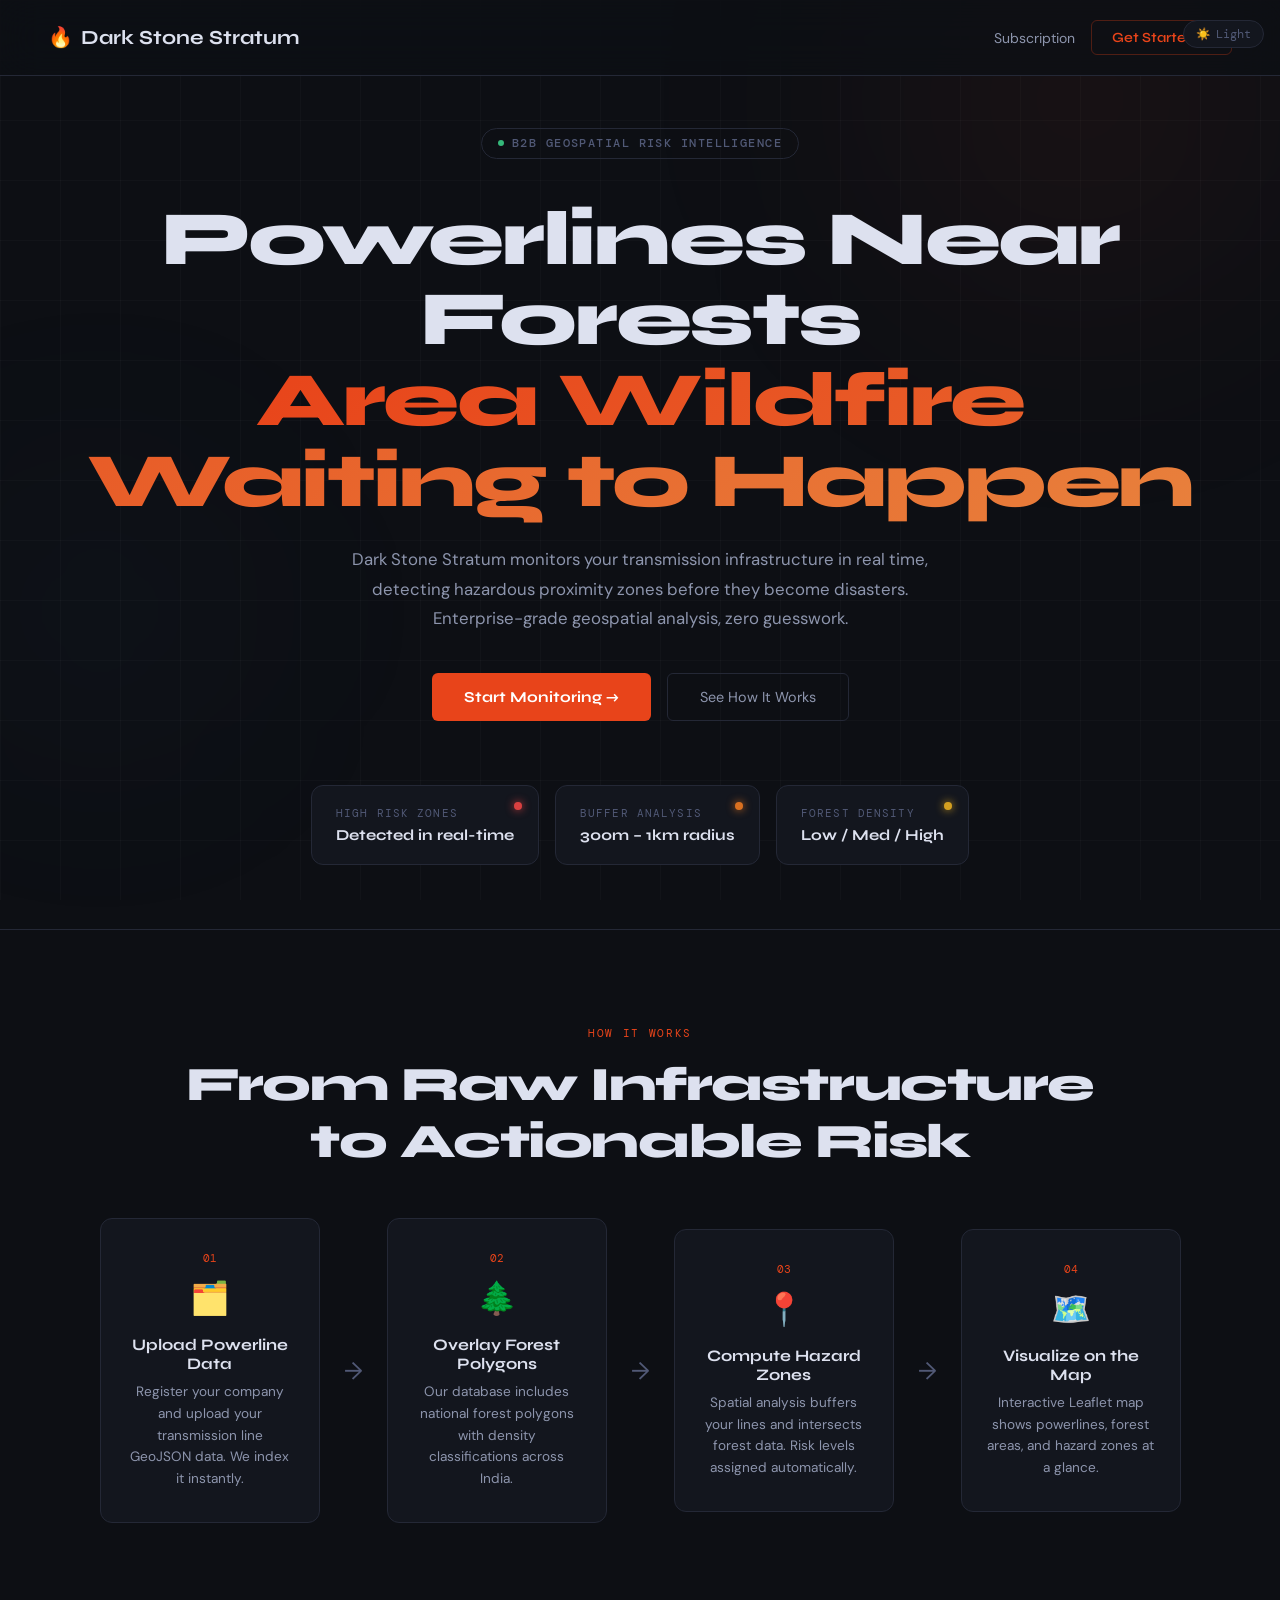
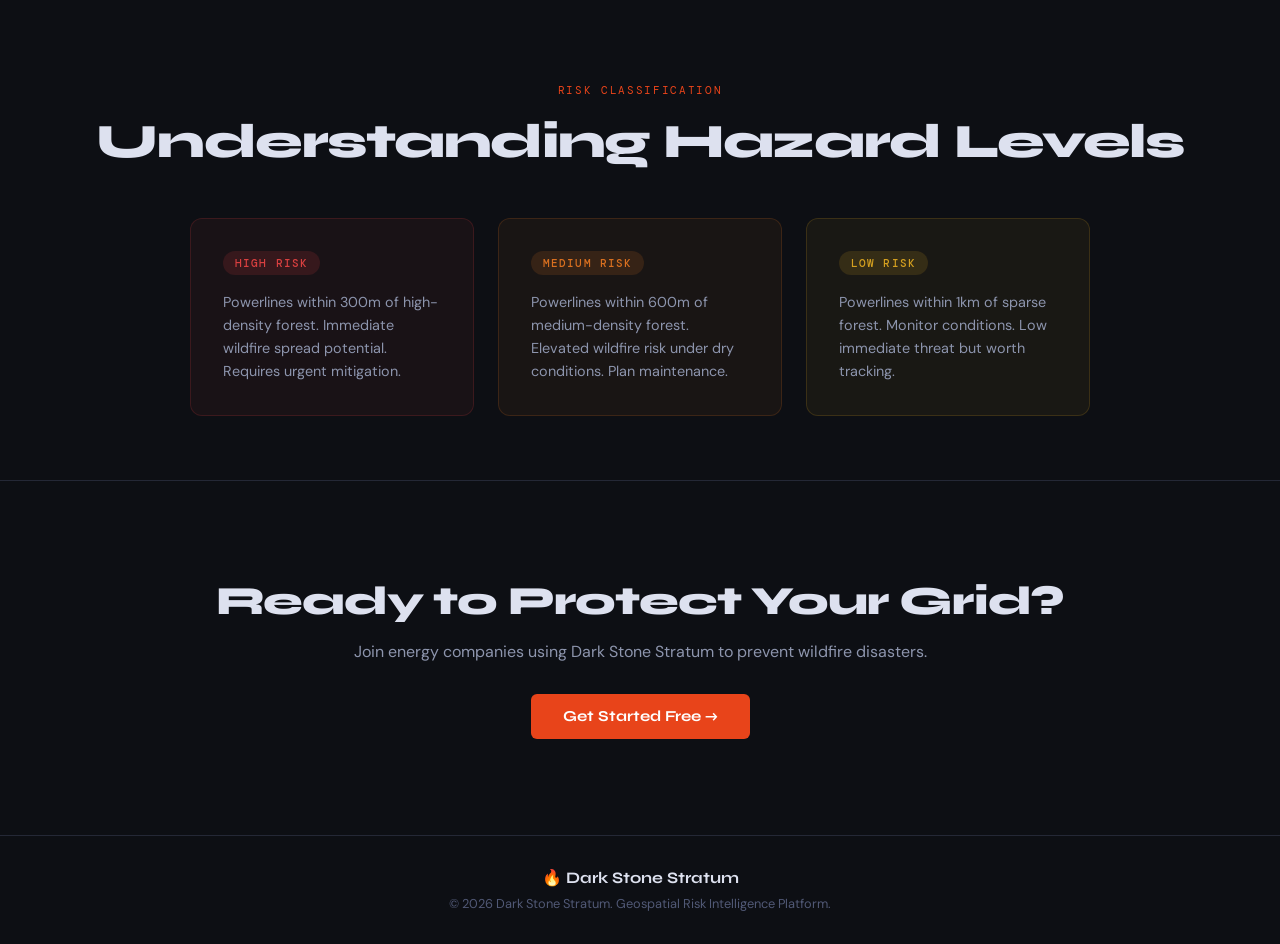
<file: frontend/index.html>
<!DOCTYPE html>
<html lang="en" data-theme="dark">
<head>
  <meta charset="UTF-8">
  <meta name="viewport" content="width=device-width, initial-scale=1.0">
  <title>Dark Stone Stratum — Wildfire Risk Intelligence</title>
  <link rel="preconnect" href="https://fonts.googleapis.com">
  <link href="https://fonts.googleapis.com/css2?family=Syne:wght@400;600;700;800&family=DM+Mono:wght@300;400;500&family=DM+Sans:wght@300;400;500&display=swap" rel="stylesheet">
  <link rel="stylesheet" href="css/main.css">
</head>
<body>

  <!-- Theme Toggle (global) -->
  <button class="theme-toggle" id="themeToggle" onclick="toggleTheme()" title="Toggle light/dark mode">
    <span id="themeIcon">☀️</span>
    <span id="themeLabel">Light</span>
  </button>

  <!-- ══════════════════════════════════════════ -->
  <!-- PAGE: HOME                                 -->
  <!-- ══════════════════════════════════════════ -->
  <div class="page active" id="page-home">
    <div class="bg-grid"></div>
    <div class="bg-glow glow-1"></div>
    <div class="bg-glow glow-2"></div>

    <nav class="nav">
      <div class="nav-brand" onclick="window.location.href='index.html'">
        <span>🔥</span>
        <span>Dark Stone Stratum</span>
      </div>
      <div class="nav-links">
        <span class="nav-link" onclick="window.location.href='subscription.html'">Subscription</span>
        <span class="nav-cta" onclick="window.location.href='auth.html'">Get Started →</span>
      </div>
    </nav>

    <section class="hero">
      <div class="hero-badge"><span class="badge-dot"></span>B2B Geospatial Risk Intelligence</div>
      <h1 class="hero-title">Powerlines Near Forests<br><span class="title-accent">Area Wildfire Waiting to Happen</span></h1>
      <p class="hero-sub">Dark Stone Stratum monitors your transmission infrastructure in real time, detecting hazardous proximity zones before they become disasters. Enterprise-grade geospatial analysis, zero guesswork.</p>
      <div class="hero-cta-group">
        <button class="btn-primary" onclick="window.location.href='auth.html'">Start Monitoring →</button>
        <a href="#how" class="btn-ghost">See How It Works</a>
      </div>
      <div class="stat-cards">
        <div class="stat-card stat-card--high"><div class="stat-label">High Risk Zones</div><div class="stat-value">Detected in real-time</div><div class="stat-dot"></div></div>
        <div class="stat-card stat-card--medium"><div class="stat-label">Buffer Analysis</div><div class="stat-value">300m – 1km radius</div><div class="stat-dot"></div></div>
        <div class="stat-card stat-card--low"><div class="stat-label">Forest Density</div><div class="stat-value">Low / Med / High</div><div class="stat-dot"></div></div>
      </div>
    </section>

    <section class="section-how" id="how">
      <div class="section-label">HOW IT WORKS</div>
      <h2 class="section-title">From Raw Infrastructure<br>to Actionable Risk</h2>
      <div class="steps">
        <div class="step"><div class="step-number">01</div><div class="step-icon">🗂️</div><h3>Upload Powerline Data</h3><p>Register your company and upload your transmission line GeoJSON data. We index it instantly.</p></div>
        <div class="step-arrow">→</div>
        <div class="step"><div class="step-number">02</div><div class="step-icon">🌲</div><h3>Overlay Forest Polygons</h3><p>Our database includes national forest polygons with density classifications across India.</p></div>
        <div class="step-arrow">→</div>
        <div class="step"><div class="step-number">03</div><div class="step-icon">📍</div><h3>Compute Hazard Zones</h3><p>Spatial analysis buffers your lines and intersects forest data. Risk levels assigned automatically.</p></div>
        <div class="step-arrow">→</div>
        <div class="step"><div class="step-number">04</div><div class="step-icon">🗺️</div><h3>Visualize on the Map</h3><p>Interactive Leaflet map shows powerlines, forest areas, and hazard zones at a glance.</p></div>
      </div>
    </section>

    <section class="section-risk">
      <div class="section-label" style="text-align:center">RISK CLASSIFICATION</div>
      <h2 class="section-title" style="text-align:center">Understanding Hazard Levels</h2>
      <div class="risk-grid">
        <div class="risk-item risk-high"><span class="risk-badge">HIGH RISK</span><p>Powerlines within 300m of high-density forest. Immediate wildfire spread potential. Requires urgent mitigation.</p></div>
        <div class="risk-item risk-medium"><span class="risk-badge">MEDIUM RISK</span><p>Powerlines within 600m of medium-density forest. Elevated wildfire risk under dry conditions. Plan maintenance.</p></div>
        <div class="risk-item risk-low"><span class="risk-badge">LOW RISK</span><p>Powerlines within 1km of sparse forest. Monitor conditions. Low immediate threat but worth tracking.</p></div>
      </div>
    </section>

    <section class="section-cta">
      <h2>Ready to Protect Your Grid?</h2>
      <p>Join energy companies using Dark Stone Stratum to prevent wildfire disasters.</p>
      <button class="btn-primary" onclick="window.location.href='auth.html'">Get Started Free →</button>
    </section>

    <footer class="footer">
      <div class="footer-brand">🔥 Dark Stone Stratum</div>
      <div class="footer-copy">© 2026 Dark Stone Stratum. Geospatial Risk Intelligence Platform.</div>
    </footer>
  </div>

  <script src="js/app.js"></script>
</body>
</html>
</file>
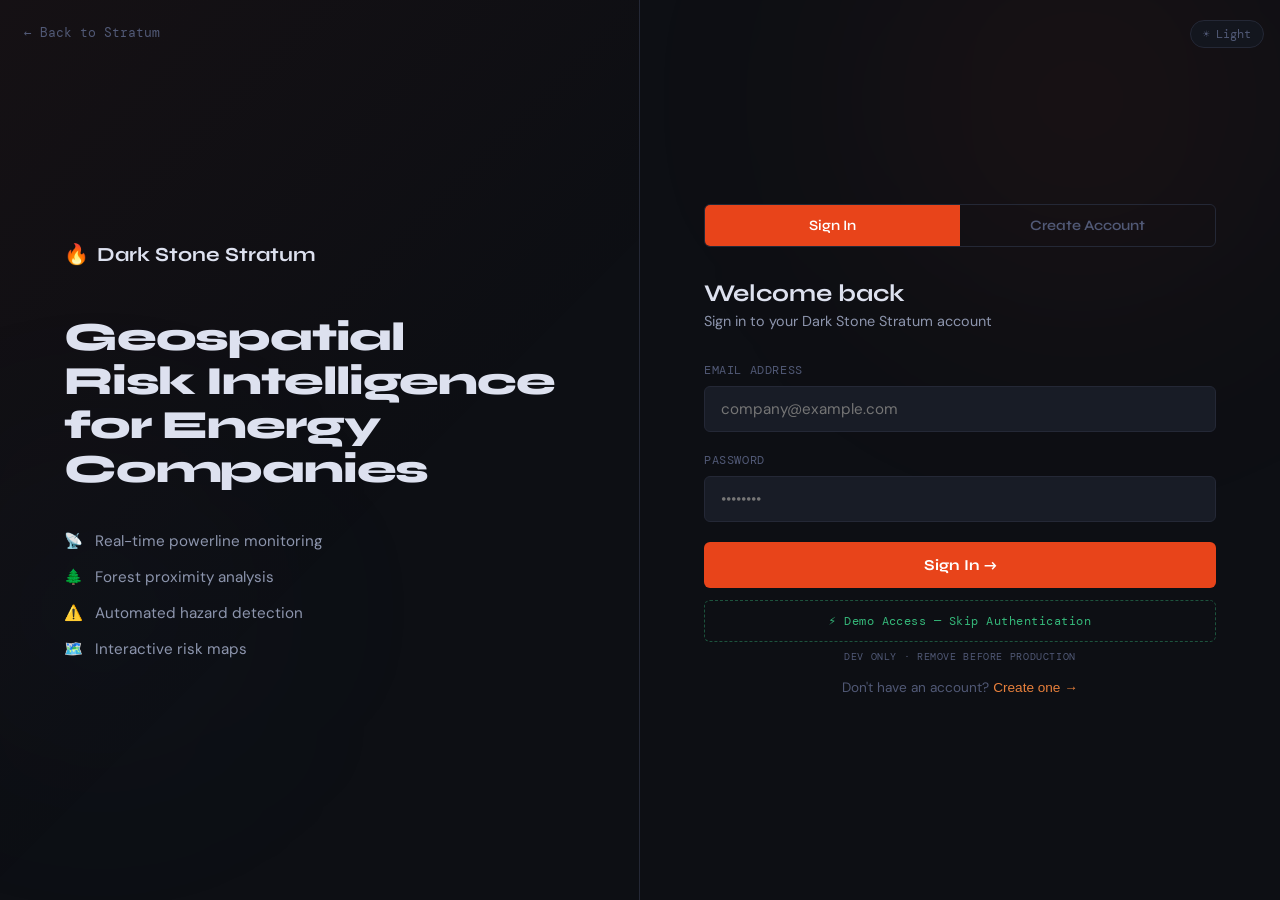
<file: frontend/auth.html>
<!DOCTYPE html>
<html lang="en" data-theme="dark">
<head>
  <meta charset="UTF-8">
  <meta name="viewport" content="width=device-width, initial-scale=1.0">
  <title>Dark Stone Stratum — Sign In</title>
  <link rel="preconnect" href="https://fonts.googleapis.com">
  <link href="https://fonts.googleapis.com/css2?family=Syne:wght@400;600;700;800&family=DM+Mono:wght@300;400;500&family=DM+Sans:wght@300;400;500&display=swap" rel="stylesheet">
  <link rel="stylesheet" href="css/main.css">
</head>
<body>

  <!-- Theme Toggle (global) -->
  <button class="theme-toggle" id="themeToggle" onclick="toggleTheme()" title="Toggle light/dark mode">
    <span id="themeIcon">☀️</span>
    <span id="themeLabel">Light</span>
  </button>

  <!-- ══════════════════════════════════════════ -->
  <!-- PAGE: AUTH                                 -->
  <!-- ══════════════════════════════════════════ -->
  <div class="page active" id="page-auth">
    <div class="bg-glow glow-1"></div>
    <div class="bg-glow glow-2"></div>
    <span class="back-link" onclick="window.location.href='index.html'">← Back to Stratum</span>

    <div class="auth-container">
      <div class="auth-left">
        <div class="auth-brand"><span>🔥</span><span>Dark Stone Stratum</span></div>
        <h2 class="auth-headline">Geospatial<br>Risk Intelligence<br>for Energy Companies</h2>
        <div class="auth-features">
          <div class="auth-feature"><span>📡</span> Real-time powerline monitoring</div>
          <div class="auth-feature"><span>🌲</span> Forest proximity analysis</div>
          <div class="auth-feature"><span>⚠️</span> Automated hazard detection</div>
          <div class="auth-feature"><span>🗺️</span> Interactive risk maps</div>
        </div>
      </div>

      <div class="auth-right">
        <div class="auth-tabs">
          <button class="auth-tab active" data-tab="login" onclick="switchAuthTab('login')">Sign In</button>
          <button class="auth-tab" data-tab="signup" onclick="switchAuthTab('signup')">Create Account</button>
        </div>

        <div id="auth-alert" style="display:none"></div>

        <!-- LOGIN FORM -->
        <div class="tab-content" id="tab-login">
          <h3 class="form-title">Welcome back</h3>
          <p class="form-sub">Sign in to your Dark Stone Stratum account</p>
          <div class="auth-form">
            <div class="form-group">
              <label>Email Address</label>
              <input type="email" id="login-email" placeholder="company@example.com">
            </div>
            <div class="form-group">
              <label>Password</label>
              <input type="password" id="login-password" placeholder="••••••••">
            </div>
            <button class="btn-primary btn-full" onclick="handleLogin()">Sign In →</button>
          </div>

          <!-- BYPASS MODE LOGIC - TEMP DEMO CODE - REMOVE LATER -->
          <button class="demo-bypass-btn" onclick="bypassToDemo()">
            ⚡ Demo Access — Skip Authentication
          </button>
          <div class="demo-label">DEV ONLY · REMOVE BEFORE PRODUCTION</div>
          <!-- END BYPASS MODE LOGIC -->

          <p class="form-switch">Don't have an account? <button class="link-btn" onclick="switchAuthTab('signup')">Create one →</button></p>
        </div>

        <!-- SIGNUP FORM -->
        <div class="tab-content hidden" id="tab-signup">
          <h3 class="form-title">Get started free</h3>
          <p class="form-sub">Create your company account</p>
          <div class="auth-form">
            <div class="form-group">
              <label>Company Name</label>
              <input type="text" id="signup-company" placeholder="Pacific Power Co.">
            </div>
            <div class="form-group">
              <label>Your Role</label>
              <select id="signup-role">
                <option value="">Select your role...</option>
                <option>Grid Engineer</option>
                <option>Risk Analyst</option>
                <option>Operations Manager</option>
                <option>Compliance Officer</option>
                <option>Other</option>
              </select>
            </div>
            <div class="form-group">
              <label>Email Address</label>
              <input type="email" id="signup-email" placeholder="admin@company.com">
            </div>
            <div class="form-group">
              <label>Password</label>
              <input type="password" id="signup-password" placeholder="Min. 6 characters">
            </div>
            <button class="btn-primary btn-full" onclick="handleSignup()">Create Account →</button>
          </div>
          <p class="form-switch">Already have an account? <button class="link-btn" onclick="switchAuthTab('login')">Sign in →</button></p>
        </div>
      </div>
    </div>
  </div>

  <script src="js/app.js"></script>
  <script>
    // ─── AUTH PAGE: override showPage and bypassToDemo for multi-file navigation ───
    function showPage(name) {
      const pageMap = {
        'home': 'index.html',
        'dashboard': 'dashboard.html',
        'auth': 'auth.html',
        'subscription': 'subscription.html'
      };
      if (pageMap[name]) window.location.href = pageMap[name];
    }

    // BYPASS MODE LOGIC - TEMP DEMO CODE - REMOVE LATER
    function bypassToDemo() {
      localStorage.setItem('dss-demo-mode', 'true');
      window.location.href = 'dashboard.html';
    }
    // END BYPASS MODE LOGIC
  </script>
</body>
</html>
</file>
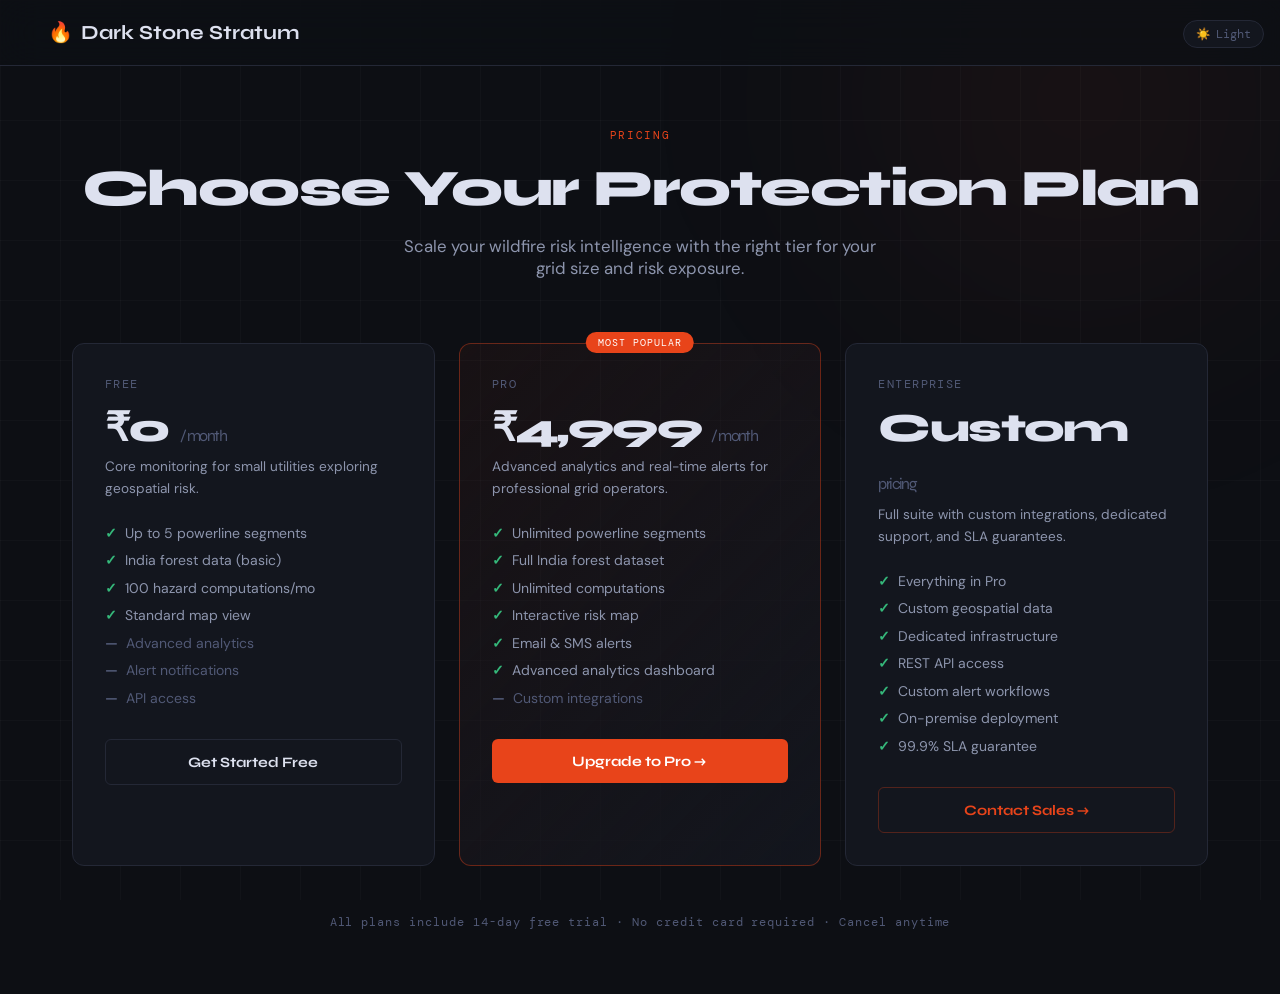
<file: frontend/subscription.html>
<!DOCTYPE html>
<html lang="en" data-theme="dark">
<head>
  <meta charset="UTF-8">
  <meta name="viewport" content="width=device-width, initial-scale=1.0">
  <title>Dark Stone Stratum — Subscription</title>
  <link rel="preconnect" href="https://fonts.googleapis.com">
  <link href="https://fonts.googleapis.com/css2?family=Syne:wght@400;600;700;800&family=DM+Mono:wght@300;400;500&family=DM+Sans:wght@300;400;500&display=swap" rel="stylesheet">
  <link rel="stylesheet" href="css/main.css">
</head>
<body>

  <!-- Theme Toggle (global) -->
  <button class="theme-toggle" id="themeToggle" onclick="toggleTheme()" title="Toggle light/dark mode">
    <span id="themeIcon">☀️</span>
    <span id="themeLabel">Light</span>
  </button>

  <!-- ══════════════════════════════════════════ -->
  <!-- PAGE: SUBSCRIPTION                         -->
  <!-- ══════════════════════════════════════════ -->
  <div class="page active" id="page-subscription">
    <div class="bg-grid"></div>
    <div class="bg-glow glow-1"></div>

    <nav class="nav">
      <div class="nav-brand" onclick="navigateBack()"><span>🔥</span><span>Dark Stone Stratum</span></div>
      <div class="nav-links">
        <span class="nav-link" onclick="navigateBack()">← Back</span>
      </div>
    </nav>

    <div class="sub-page">
      <div class="sub-hero">
        <div class="section-label">PRICING</div>
        <h1>Choose Your Protection Plan</h1>
        <p>Scale your wildfire risk intelligence with the right tier for your grid size and risk exposure.</p>
      </div>

      <div class="pricing-grid">
        <!-- Free -->
        <div class="pricing-card">
          <div class="plan-name">Free</div>
          <div class="plan-price">₹0 <span>/ month</span></div>
          <div class="plan-desc">Core monitoring for small utilities exploring geospatial risk.</div>
          <ul class="plan-features">
            <li>Up to 5 powerline segments</li>
            <li>India forest data (basic)</li>
            <li>100 hazard computations/mo</li>
            <li>Standard map view</li>
            <li class="dim">Advanced analytics</li>
            <li class="dim">Alert notifications</li>
            <li class="dim">API access</li>
          </ul>
          <button class="btn-plan btn-plan-outline" onclick="selectPlan('Free')">Get Started Free</button>
        </div>

        <!-- Pro (featured) -->
        <div class="pricing-card featured">
          <div class="featured-badge">MOST POPULAR</div>
          <div class="plan-name">Pro</div>
          <div class="plan-price">₹4,999 <span>/ month</span></div>
          <div class="plan-desc">Advanced analytics and real-time alerts for professional grid operators.</div>
          <ul class="plan-features">
            <li>Unlimited powerline segments</li>
            <li>Full India forest dataset</li>
            <li>Unlimited computations</li>
            <li>Interactive risk map</li>
            <li>Email & SMS alerts</li>
            <li>Advanced analytics dashboard</li>
            <li class="dim">Custom integrations</li>
          </ul>
          <button class="btn-plan btn-plan-filled" onclick="selectPlan('Pro')">Upgrade to Pro →</button>
        </div>

        <!-- Enterprise -->
        <div class="pricing-card">
          <div class="plan-name">Enterprise</div>
          <div class="plan-price">Custom <span>pricing</span></div>
          <div class="plan-desc">Full suite with custom integrations, dedicated support, and SLA guarantees.</div>
          <ul class="plan-features">
            <li>Everything in Pro</li>
            <li>Custom geospatial data</li>
            <li>Dedicated infrastructure</li>
            <li>REST API access</li>
            <li>Custom alert workflows</li>
            <li>On-premise deployment</li>
            <li>99.9% SLA guarantee</li>
          </ul>
          <button class="btn-plan btn-plan-ghost" onclick="contactEnterprise()">Contact Sales →</button>
        </div>
      </div>

      <div style="text-align:center;color:var(--text-muted);font-family:var(--font-mono);font-size:0.75rem;letter-spacing:0.08em">
        All plans include 14-day free trial · No credit card required · Cancel anytime
      </div>
    </div>
  </div>

  <script src="js/app.js"></script>
  <script>
    // ─── SUBSCRIPTION PAGE: override navigation ───
    function showPage(name) {
      const pageMap = {
        'home': 'index.html',
        'dashboard': 'dashboard.html',
        'auth': 'auth.html',
        'subscription': 'subscription.html'
      };
      if (pageMap[name]) window.location.href = pageMap[name];
    }

    function navigateBack() {
      // BYPASS MODE LOGIC - TEMP DEMO CODE - REMOVE LATER
      const demoMode = localStorage.getItem('dss-demo-mode');
      // END BYPASS MODE LOGIC
      const savedSession = localStorage.getItem('dss-session');
      if (savedSession || demoMode === 'true') {
        window.location.href = 'dashboard.html';
      } else {
        window.location.href = 'index.html';
      }
    }

    // ─── SUBSCRIPTION PAGE BOOT ───
    document.addEventListener('DOMContentLoaded', () => {
      initTheme();
      initScrollAnimations();

      // BYPASS MODE LOGIC - TEMP DEMO CODE - REMOVE LATER
      const demoMode = localStorage.getItem('dss-demo-mode');
      if (demoMode === 'true') {
        isDemoMode = true;
      }
      // END BYPASS MODE LOGIC

      const savedSession = localStorage.getItem('dss-session');
      if (savedSession) {
        sessionId = savedSession;
      }
    });
  </script>
</body>
</html>
</file>
<file: frontend/css/main.css>
/* =============================================
   DARK STONE STRATUM — CSS Variables & Theme
   ============================================= */
:root {
  /* Dark theme (default) */
  --bg-deep: #0d0f14;
  --bg-card: #13161e;
  --bg-panel: #181c26;
  --bg-border: #242836;
  --bg-hover: #1e2332;

  --text-primary: #dde1ef;
  --text-secondary: #8d95ad;
  --text-muted: #515976;

  --accent-fire: #e8441a;
  --accent-orange: #e8803c;
  --accent-amber: #e8b034;
  --accent-blue: #3a8fd4;
  --accent-green: #35b87a;

  --risk-high: #d94040;
  --risk-medium: #d97020;
  --risk-low: #d4a020;

  --font-display: 'Syne', sans-serif;
  --font-body: 'DM Sans', sans-serif;
  --font-mono: 'DM Mono', monospace;

  --radius: 12px;
  --radius-sm: 6px;
  --transition: 0.2s ease;

  --nav-bg: rgba(13,15,20,0.8);
  --sidebar-bg: #13161e;
  --map-bg: #18203a;
}

[data-theme="light"] {
  --bg-deep: #f0f2f7;
  --bg-card: #ffffff;
  --bg-panel: #f5f7fc;
  --bg-border: #dde2ef;
  --bg-hover: #eef0f8;

  --text-primary: #1a1e2e;
  --text-secondary: #4a5168;
  --text-muted: #8890a8;

  --accent-fire: #c93912;
  --accent-orange: #c86830;
  --accent-amber: #c8902a;
  --accent-blue: #2a78c0;
  --accent-green: #2aa868;

  --risk-high: #c43030;
  --risk-medium: #c46010;
  --risk-low: #b08810;

  --nav-bg: rgba(240,242,247,0.85);
  --sidebar-bg: #ffffff;
  --map-bg: #c8d4e0;
}

* { margin: 0; padding: 0; box-sizing: border-box; }
html { scroll-behavior: smooth; }

body {
  font-family: var(--font-body);
  background: var(--bg-deep);
  color: var(--text-primary);
  min-height: 100vh;
  overflow-x: hidden;
  transition: background 0.3s ease, color 0.3s ease;
}

/* ─── PAGES ─── */
.page { display: none; }
.page.active { display: block; }

/* ─── THEME TOGGLE ─── */
.theme-toggle {
  position: fixed;
  top: 1.25rem;
  right: 1rem;
  z-index: 200;
  background: var(--bg-card);
  border: 1px solid var(--bg-border);
  border-radius: 100px;
  padding: 0.35rem 0.75rem;
  cursor: pointer;
  display: flex;
  align-items: center;
  gap: 0.4rem;
  font-family: var(--font-mono);
  font-size: 0.72rem;
  color: var(--text-muted);
  transition: all var(--transition);
}
.theme-toggle:hover { color: var(--text-primary); border-color: var(--accent-fire); }

/* ─── BACKGROUND EFFECTS ─── */
.bg-grid {
  position: fixed; inset: 0;
  background-image:
    linear-gradient(rgba(255,255,255,0.025) 1px, transparent 1px),
    linear-gradient(90deg, rgba(255,255,255,0.025) 1px, transparent 1px);
  background-size: 60px 60px;
  pointer-events: none; z-index: 0;
}
[data-theme="light"] .bg-grid {
  background-image:
    linear-gradient(rgba(0,0,0,0.04) 1px, transparent 1px),
    linear-gradient(90deg, rgba(0,0,0,0.04) 1px, transparent 1px);
}
.bg-glow {
  position: fixed; border-radius: 50%;
  filter: blur(120px); pointer-events: none; z-index: 0;
}
.glow-1 {
  width: 600px; height: 600px;
  background: radial-gradient(circle, rgba(232,68,26,0.09), transparent 70%);
  top: -200px; right: -100px;
  animation: float1 8s ease-in-out infinite;
}
.glow-2 {
  width: 400px; height: 400px;
  background: radial-gradient(circle, rgba(58,143,212,0.06), transparent 70%);
  bottom: 10%; left: -100px;
  animation: float2 10s ease-in-out infinite;
}
@keyframes float1 { 0%,100%{transform:translateY(0)} 50%{transform:translateY(-30px)} }
@keyframes float2 { 0%,100%{transform:translateY(0) translateX(0)} 50%{transform:translateY(-20px) translateX(15px)} }

/* ─── TYPOGRAPHY ─── */
h1, h2, h3, h4 { font-family: var(--font-display); }

/* ─── NAV ─── */
.nav {
  position: fixed; top: 0; left: 0; right: 0; z-index: 100;
  display: flex; align-items: center; justify-content: space-between;
  padding: 1.25rem 3rem;
  background: var(--nav-bg);
  backdrop-filter: blur(20px);
  border-bottom: 1px solid var(--bg-border);
  transition: background 0.3s ease;
}
.nav-brand {
  display: flex; align-items: center; gap: 0.5rem;
  font-family: var(--font-display); font-size: 1.25rem; font-weight: 700;
  color: var(--text-primary); text-decoration: none; cursor: pointer;
}
.nav-links { display: flex; align-items: center; gap: 1rem; }
.nav-link {
  font-size: 0.875rem; color: var(--text-secondary);
  text-decoration: none; cursor: pointer;
  transition: color var(--transition);
}
.nav-link:hover { color: var(--text-primary); }
.nav-cta {
  font-family: var(--font-display); font-weight: 600; font-size: 0.875rem;
  color: var(--accent-fire); text-decoration: none; cursor: pointer;
  padding: 0.5rem 1.25rem; border: 1px solid rgba(232,68,26,0.3);
  border-radius: var(--radius-sm); transition: var(--transition);
}
.nav-cta:hover { background: rgba(232,68,26,0.1); border-color: var(--accent-fire); }

/* ─── BUTTONS ─── */
.btn-primary {
  background: var(--accent-fire); color: white;
  font-family: var(--font-display); font-weight: 700; font-size: 0.95rem;
  border: none; border-radius: var(--radius-sm);
  padding: 0.85rem 2rem; cursor: pointer; transition: var(--transition);
  text-decoration: none; display: inline-block;
}
.btn-primary:hover { opacity: 0.88; transform: translateY(-1px); }
.btn-ghost {
  background: transparent; color: var(--text-secondary);
  font-family: var(--font-body); font-size: 0.9rem;
  border: 1px solid var(--bg-border); border-radius: var(--radius-sm);
  padding: 0.85rem 2rem; cursor: pointer; transition: var(--transition);
  text-decoration: none; display: inline-block;
}
.btn-ghost:hover { border-color: var(--text-muted); color: var(--text-primary); }
.btn-full { width: 100%; text-align: center; }

/* ─── HERO ─── */
.hero {
  position: relative; z-index: 1; min-height: 100vh;
  display: flex; flex-direction: column; align-items: center;
  justify-content: center; text-align: center; padding: 8rem 2rem 4rem;
}
.hero-badge {
  display: inline-flex; align-items: center; gap: 0.5rem;
  font-family: var(--font-mono); font-size: 0.75rem; font-weight: 500;
  letter-spacing: 0.12em; text-transform: uppercase; color: var(--text-muted);
  border: 1px solid var(--bg-border); padding: 0.4rem 1rem;
  border-radius: 100px; margin-bottom: 2.5rem;
  animation: fadeUp 0.6s ease both;
}
.badge-dot {
  width: 6px; height: 6px; background: var(--accent-green);
  border-radius: 50%; animation: pulse 2s ease infinite;
}
@keyframes pulse { 0%,100%{opacity:1;transform:scale(1)} 50%{opacity:0.5;transform:scale(1.3)} }
.hero-title {
  font-size: clamp(2.5rem,6vw,5rem); font-weight: 800; line-height: 1.05;
  letter-spacing: -0.03em; margin-bottom: 1.5rem;
  animation: fadeUp 0.6s 0.1s ease both;
}
.title-accent {
  background: linear-gradient(135deg, var(--accent-fire), var(--accent-orange));
  -webkit-background-clip: text; -webkit-text-fill-color: transparent;
}
.hero-sub {
  max-width: 600px; color: var(--text-secondary); font-size: 1.05rem;
  line-height: 1.75; margin-bottom: 2.5rem;
  animation: fadeUp 0.6s 0.2s ease both;
}
.hero-cta-group {
  display: flex; gap: 1rem; justify-content: center; flex-wrap: wrap;
  margin-bottom: 4rem; animation: fadeUp 0.6s 0.3s ease both;
}
.stat-cards { display:flex; gap:1rem; flex-wrap:wrap; justify-content:center; animation:fadeUp 0.6s 0.4s ease both; }
.stat-card {
  position: relative; background: var(--bg-card); border: 1px solid var(--bg-border);
  border-radius: var(--radius); padding: 1.25rem 1.5rem; min-width: 180px;
  text-align: left; overflow: hidden;
}
.stat-label { font-family:var(--font-mono); font-size:0.7rem; text-transform:uppercase; letter-spacing:0.1em; color:var(--text-muted); margin-bottom:0.4rem; }
.stat-value { font-family:var(--font-display); font-size:0.95rem; font-weight:700; }
.stat-dot { position:absolute; top:1rem; right:1rem; width:8px; height:8px; border-radius:50%; }
.stat-card--high .stat-dot { background:var(--risk-high); box-shadow:0 0 8px var(--risk-high); }
.stat-card--medium .stat-dot { background:var(--risk-medium); box-shadow:0 0 8px var(--risk-medium); }
.stat-card--low .stat-dot { background:var(--risk-low); box-shadow:0 0 8px var(--risk-low); }

/* ─── HOW IT WORKS ─── */
.section-how {
  position:relative; z-index:1; padding:6rem 2rem; text-align:center;
  border-top:1px solid var(--bg-border);
}
.section-label { font-family:var(--font-mono); font-size:0.7rem; letter-spacing:0.15em; text-transform:uppercase; color:var(--accent-fire); margin-bottom:1rem; }
.section-title { font-size:clamp(2rem,4vw,3rem); font-weight:800; letter-spacing:-0.03em; margin-bottom:3rem; }
.steps { display:flex; align-items:center; justify-content:center; gap:1.5rem; flex-wrap:wrap; max-width:1100px; margin:0 auto; }
.step { background:var(--bg-card); border:1px solid var(--bg-border); border-radius:var(--radius); padding:2rem 1.5rem; max-width:220px; text-align:center; transition:var(--transition); }
.step:hover { border-color:rgba(232,68,26,0.3); transform:translateY(-4px); }
.step-number { font-family:var(--font-mono); font-size:0.7rem; color:var(--accent-fire); margin-bottom:0.75rem; }
.step-icon { font-size:2rem; margin-bottom:1rem; }
.step h3 { font-size:1rem; font-weight:700; margin-bottom:0.5rem; }
.step p { font-size:0.85rem; color:var(--text-secondary); line-height:1.6; }
.step-arrow { font-size:1.5rem; color:var(--text-muted); }

/* ─── RISK SECTION ─── */
.section-risk { position:relative; z-index:1; padding:4rem 2rem; }
.risk-grid { display:grid; grid-template-columns:repeat(3,1fr); gap:1.5rem; max-width:900px; margin:0 auto; }
.risk-item { padding:2rem; border-radius:var(--radius); border:1px solid transparent; }
.risk-high { background:rgba(217,64,64,0.06); border-color:rgba(217,64,64,0.18); }
.risk-medium { background:rgba(217,112,32,0.06); border-color:rgba(217,112,32,0.18); }
.risk-low { background:rgba(212,160,32,0.06); border-color:rgba(212,160,32,0.18); }
.risk-badge { font-family:var(--font-mono); font-size:0.7rem; font-weight:500; letter-spacing:0.1em; padding:0.3rem 0.75rem; border-radius:100px; display:inline-block; margin-bottom:1rem; }
.risk-high .risk-badge { background:rgba(217,64,64,0.15); color:var(--risk-high); }
.risk-medium .risk-badge { background:rgba(217,112,32,0.15); color:var(--risk-medium); }
.risk-low .risk-badge { background:rgba(212,160,32,0.15); color:var(--risk-low); }
.risk-item p { font-size:0.9rem; color:var(--text-secondary); line-height:1.6; }

/* ─── CTA ─── */
.section-cta { position:relative; z-index:1; text-align:center; padding:6rem 2rem; border-top:1px solid var(--bg-border); }
.section-cta h2 { font-size:2.5rem; font-weight:800; margin-bottom:1rem; letter-spacing:-0.03em; }
.section-cta p { color:var(--text-secondary); margin-bottom:2rem; }

/* ─── FOOTER ─── */
.footer { position:relative; z-index:1; border-top:1px solid var(--bg-border); padding:2rem; text-align:center; }
.footer-brand { font-family:var(--font-display); font-weight:700; margin-bottom:0.5rem; }
.footer-copy { font-size:0.8rem; color:var(--text-muted); }

/* ─── AUTH PAGE ─── */
.auth-container {
  position:relative; z-index:1; display:grid;
  grid-template-columns:1fr 1fr; min-height:100vh;
}
.auth-left {
  display:flex; flex-direction:column; justify-content:center;
  padding:4rem; background:linear-gradient(135deg, rgba(232,68,26,0.04) 0%, transparent 60%);
  border-right:1px solid var(--bg-border);
}
.auth-brand { display:flex; align-items:center; gap:0.5rem; font-family:var(--font-display); font-size:1.25rem; font-weight:700; margin-bottom:3rem; }
.auth-headline { font-size:2.5rem; font-weight:800; letter-spacing:-0.03em; line-height:1.1; margin-bottom:2.5rem; }
.auth-features { display:flex; flex-direction:column; gap:1rem; }
.auth-feature { display:flex; align-items:center; gap:0.75rem; font-size:0.95rem; color:var(--text-secondary); }
.auth-right { display:flex; flex-direction:column; justify-content:center; padding:4rem; }
.auth-tabs { display:flex; gap:0; margin-bottom:2rem; border:1px solid var(--bg-border); border-radius:var(--radius-sm); overflow:hidden; }
.auth-tab { flex:1; padding:0.75rem; background:transparent; border:none; color:var(--text-muted); font-family:var(--font-display); font-size:0.9rem; font-weight:600; cursor:pointer; transition:var(--transition); }
.auth-tab.active { background:var(--accent-fire); color:white; }
.form-title { font-size:1.5rem; font-weight:700; margin-bottom:0.25rem; }
.form-sub { color:var(--text-secondary); font-size:0.9rem; margin-bottom:2rem; }
.auth-form { display:flex; flex-direction:column; gap:1.25rem; }
.form-group { display:flex; flex-direction:column; gap:0.5rem; }
.form-group label { font-family:var(--font-mono); font-size:0.75rem; letter-spacing:0.05em; text-transform:uppercase; color:var(--text-muted); }
.form-group input, .form-group select {
  background:var(--bg-panel); border:1px solid var(--bg-border);
  border-radius:var(--radius-sm); padding:0.75rem 1rem;
  color:var(--text-primary); font-family:var(--font-body); font-size:0.95rem;
  outline:none; transition:border-color var(--transition);
}
.form-group input:focus, .form-group select:focus { border-color:var(--accent-fire); }
.form-group select { cursor:pointer; }
.form-switch { text-align:center; font-size:0.85rem; color:var(--text-muted); margin-top:1rem; }
.link-btn { background:none; border:none; color:var(--accent-orange); cursor:pointer; font-size:inherit; }
.tab-content.hidden { display:none; }
.alert { padding:0.85rem 1.25rem; border-radius:var(--radius-sm); font-size:0.9rem; margin-bottom:1rem; }
.alert-error { background:rgba(217,64,64,0.1); border:1px solid rgba(217,64,64,0.3); color:#f08080; }
.alert-success { background:rgba(53,184,122,0.1); border:1px solid rgba(53,184,122,0.3); color:#6ee7b7; }
.back-link { position:fixed; top:1.5rem; left:1.5rem; z-index:100; font-family:var(--font-mono); font-size:0.8rem; color:var(--text-muted); text-decoration:none; transition:color var(--transition); cursor:pointer; }
.back-link:hover { color:var(--text-primary); }

/* ─── DEMO BYPASS BUTTON ─── */
/* BYPASS MODE LOGIC - TEMP DEMO CODE - REMOVE LATER */
.demo-bypass-btn {
  display: block; width: 100%;
  margin-top: 0.75rem; padding: 0.75rem;
  background: transparent;
  border: 1px dashed rgba(53,184,122,0.4);
  border-radius: var(--radius-sm);
  color: var(--accent-green);
  font-family: var(--font-mono); font-size: 0.78rem;
  letter-spacing: 0.04em; cursor: pointer;
  transition: all var(--transition);
  text-align: center;
}
.demo-bypass-btn:hover { background: rgba(53,184,122,0.07); border-color: var(--accent-green); }
.demo-label {
  font-family: var(--font-mono); font-size: 0.65rem;
  color: var(--text-muted); text-align: center; margin-top: 0.5rem;
  letter-spacing: 0.06em;
}
/* END BYPASS MODE LOGIC */

/* ─── DASHBOARD LAYOUT ─── */
.dashboard-page { display:flex; min-height:100vh; background:var(--bg-deep); }
.sidebar {
  position:fixed; top:0; left:0; bottom:0; width:285px;
  background:var(--sidebar-bg); border-right:1px solid var(--bg-border);
  display:flex; flex-direction:column; padding:1.5rem 1rem;
  z-index:50; overflow-y:auto; transition:background 0.3s ease;
}
.sidebar-brand { display:flex; align-items:center; gap:0.5rem; font-family:var(--font-display); font-size:1.2rem; font-weight:700; padding:0.5rem; margin-bottom:1.5rem; }
.sidebar-company { display:flex; align-items:center; gap:0.75rem; padding:1rem; background:var(--bg-panel); border:1px solid var(--bg-border); border-radius:var(--radius); margin-bottom:1.5rem; }
.company-avatar { width:40px; height:40px; background:linear-gradient(135deg,var(--accent-fire),var(--accent-orange)); border-radius:var(--radius-sm); display:flex; align-items:center; justify-content:center; font-family:var(--font-display); font-weight:800; font-size:1.1rem; color:white; flex-shrink:0; }
.company-name { font-family:var(--font-display); font-size:0.9rem; font-weight:700; white-space:nowrap; overflow:hidden; text-overflow:ellipsis; }
.company-plan { font-family:var(--font-mono); font-size:0.65rem; text-transform:uppercase; letter-spacing:0.1em; margin-top:0.2rem; }
.plan-Free { color:var(--text-muted); }
.plan-Pro { color:var(--accent-blue); }
.plan-Enterprise { color:var(--accent-orange); }
.sidebar-nav { display:flex; flex-direction:column; gap:0.25rem; margin-bottom:auto; }
.sidebar-link { display:flex; align-items:center; gap:0.75rem; padding:0.75rem 1rem; border-radius:var(--radius-sm); font-size:0.9rem; color:var(--text-secondary); cursor:pointer; transition:var(--transition); text-decoration:none; border:none; background:transparent; width:100%; font-family:var(--font-body); }
.sidebar-link:hover, .sidebar-link.active { background:var(--bg-hover); color:var(--text-primary); }
.sidebar-link.active { color:var(--accent-fire); }
.sidebar-legend { margin-top:2rem; padding:1rem; background:var(--bg-panel); border:1px solid var(--bg-border); border-radius:var(--radius); }
.legend-title { font-family:var(--font-mono); font-size:0.65rem; letter-spacing:0.12em; color:var(--text-muted); margin-bottom:0.75rem; }
.legend-item { display:flex; align-items:center; gap:0.6rem; font-size:0.82rem; color:var(--text-secondary); margin-bottom:0.5rem; }
.legend-dot { width:10px; height:10px; border-radius:2px; flex-shrink:0; }
.legend-dot--power { background:#3a8fd4; }
.legend-dot--forest { background:#35b87a; }
.legend-dot--high { background:var(--risk-high); }
.legend-dot--medium { background:var(--risk-medium); }
.legend-dot--low { background:var(--risk-low); }
.sidebar-logout { display:flex; align-items:center; justify-content:center; margin-top:1.5rem; padding:0.65rem; border:1px solid var(--bg-border); border-radius:var(--radius-sm); font-size:0.85rem; color:var(--text-muted); text-decoration:none; transition:var(--transition); cursor:pointer; background:transparent; }
.sidebar-logout:hover { border-color:var(--risk-high); color:var(--risk-high); }

.dashboard-main { margin-left:285px; flex:1; padding:2rem; display:flex; flex-direction:column; gap:1.5rem; min-height:100vh; }
.dash-header { display:flex; align-items:flex-start; justify-content:space-between; gap:1rem; }
.dash-title { font-size:1.75rem; font-weight:800; letter-spacing:-0.03em; }
.dash-subtitle { font-size:0.85rem; color:var(--text-muted); margin-top:0.25rem; }
.dash-header-right { display:flex; align-items:center; gap:1rem; flex-shrink:0; }
.last-computed { font-family:var(--font-mono); font-size:0.75rem; color:var(--text-muted); }

/* Demo mode banner */
/* TEMP DEMO CODE - REMOVE LATER */
.demo-banner {
  background: rgba(53,184,122,0.08); border: 1px solid rgba(53,184,122,0.25);
  border-radius: var(--radius-sm); padding: 0.6rem 1rem;
  font-family: var(--font-mono); font-size: 0.72rem; color: var(--accent-green);
  display: flex; align-items: center; gap: 0.5rem;
  letter-spacing: 0.04em;
}
.demo-banner-icon { font-size: 0.85rem; }
/* END TEMP DEMO CODE */

.btn-refresh { display:flex; align-items:center; gap:0.5rem; background:var(--bg-card); border:1px solid var(--bg-border); border-radius:var(--radius-sm); color:var(--text-primary); font-family:var(--font-body); font-size:0.85rem; padding:0.6rem 1.25rem; cursor:pointer; transition:var(--transition); }
.btn-refresh:hover { border-color:var(--accent-fire); color:var(--accent-fire); }
.btn-refresh.loading #refresh-icon { animation:spin 1s linear infinite; display:inline-block; }
@keyframes spin { to { transform:rotate(360deg); } }

.stats-bar { display:grid; grid-template-columns:repeat(5,1fr); gap:1rem; }
.stat-tile { position:relative; background:var(--bg-card); border:1px solid var(--bg-border); border-radius:var(--radius); padding:1.25rem 1.5rem; overflow:hidden; transition:var(--transition); }
.stat-tile:hover { border-color:rgba(255,255,255,0.1); }
.stat-tile-value { font-family:var(--font-display); font-size:2rem; font-weight:800; letter-spacing:-0.04em; line-height:1; margin-bottom:0.35rem; }
.stat-tile-label { font-family:var(--font-mono); font-size:0.7rem; text-transform:uppercase; letter-spacing:0.08em; color:var(--text-muted); }
.stat-tile-icon { position:absolute; top:1rem; right:1rem; font-size:1.25rem; opacity:0.6; }
.stat-tile--high { border-color:rgba(217,64,64,0.22); background:linear-gradient(135deg,rgba(217,64,64,0.07),transparent); }
.stat-tile--high .stat-tile-value { color:var(--risk-high); }
.stat-tile--medium { border-color:rgba(217,112,32,0.22); background:linear-gradient(135deg,rgba(217,112,32,0.07),transparent); }
.stat-tile--medium .stat-tile-value { color:var(--risk-medium); }
.stat-tile--low { border-color:rgba(212,160,32,0.22); background:linear-gradient(135deg,rgba(212,160,32,0.07),transparent); }
.stat-tile--low .stat-tile-value { color:var(--risk-low); }

.map-container { position:relative; border-radius:var(--radius); overflow:hidden; border:1px solid var(--bg-border); height:520px; flex-shrink:0; }
#map { width:100%; height:100%; background:var(--map-bg); }
.leaflet-container { background:var(--map-bg) !important; font-family:var(--font-body) !important; }
.leaflet-popup-content-wrapper { background:var(--bg-card) !important; color:var(--text-primary) !important; border:1px solid var(--bg-border) !important; border-radius:var(--radius-sm) !important; box-shadow:0 8px 32px rgba(0,0,0,0.4) !important; }
.leaflet-popup-tip { background:var(--bg-card) !important; }
.leaflet-popup-content { margin:1rem 1.25rem !important; font-size:0.85rem !important; line-height:1.6 !important; }
.leaflet-control-zoom a { background:var(--bg-card) !important; color:var(--text-primary) !important; border-color:var(--bg-border) !important; }
.leaflet-control-attribution { background:rgba(10,11,14,0.7) !important; color:var(--text-muted) !important; font-size:0.65rem !important; }

.map-loading { position:absolute; inset:0; background:rgba(13,15,20,0.85); display:flex; flex-direction:column; align-items:center; justify-content:center; gap:1rem; z-index:1000; backdrop-filter:blur(4px); transition:opacity 0.3s ease; }
.map-loading.hidden { opacity:0; pointer-events:none; }
.loading-spinner { width:40px; height:40px; border:3px solid var(--bg-border); border-top-color:var(--accent-fire); border-radius:50%; animation:spin 0.8s linear infinite; }
.loading-text { font-family:var(--font-mono); font-size:0.8rem; color:var(--text-muted); letter-spacing:0.08em; }

.map-overlay-panel { position:absolute; top:1rem; right:1rem; z-index:500; background:rgba(17,19,24,0.92); border:1px solid var(--bg-border); border-radius:var(--radius); padding:1rem 1.25rem; backdrop-filter:blur(12px); min-width:160px; }
[data-theme="light"] .map-overlay-panel { background:rgba(255,255,255,0.92); }
.risk-summary-title { font-family:var(--font-mono); font-size:0.65rem; letter-spacing:0.12em; color:var(--text-muted); margin-bottom:0.75rem; }
.risk-row { display:flex; align-items:center; gap:0.6rem; font-size:0.85rem; color:var(--text-secondary); margin-bottom:0.4rem; }
.risk-pill { font-family:var(--font-mono); font-size:0.65rem; font-weight:600; padding:0.15rem 0.5rem; border-radius:100px; letter-spacing:0.05em; }
.risk-pill--high { background:rgba(217,64,64,0.2); color:var(--risk-high); }
.risk-pill--medium { background:rgba(217,112,32,0.2); color:var(--risk-medium); }
.risk-pill--low { background:rgba(212,160,32,0.2); color:var(--risk-low); }

.hazard-table-section { padding-bottom:2rem; }
.section-heading { font-size:1.1rem; font-weight:700; margin-bottom:1rem; letter-spacing:-0.02em; }
.table-wrap { background:var(--bg-card); border:1px solid var(--bg-border); border-radius:var(--radius); overflow:hidden; }
.hazard-table { width:100%; border-collapse:collapse; font-size:0.875rem; }
.hazard-table thead { background:var(--bg-panel); }
.hazard-table th { padding:0.85rem 1.25rem; text-align:left; font-family:var(--font-mono); font-size:0.7rem; font-weight:500; letter-spacing:0.08em; text-transform:uppercase; color:var(--text-muted); border-bottom:1px solid var(--bg-border); white-space:nowrap; }
.hazard-table td { padding:0.85rem 1.25rem; border-bottom:1px solid var(--bg-border); color:var(--text-secondary); vertical-align:middle; }
.hazard-table tr:last-child td { border-bottom:none; }
.hazard-table tr:hover td { background:var(--bg-hover); }
.risk-badge-cell { display:inline-flex; align-items:center; gap:0.4rem; font-family:var(--font-mono); font-size:0.72rem; font-weight:600; padding:0.25rem 0.65rem; border-radius:100px; letter-spacing:0.05em; }
.risk-badge-cell.high { background:rgba(217,64,64,0.12); color:var(--risk-high); border:1px solid rgba(217,64,64,0.22); }
.risk-badge-cell.medium { background:rgba(217,112,32,0.12); color:var(--risk-medium); border:1px solid rgba(217,112,32,0.22); }
.risk-badge-cell.low { background:rgba(212,160,32,0.12); color:var(--risk-low); border:1px solid rgba(212,160,32,0.22); }
.no-hazards { padding:3rem; text-align:center; color:var(--text-muted); font-size:0.9rem; }
.no-hazards.hidden { display:none; }
.hazard-popup h4 { font-family:var(--font-display); font-size:0.95rem; font-weight:700; margin-bottom:0.5rem; }
.hazard-popup .popup-risk { display:inline-block; font-family:var(--font-mono); font-size:0.7rem; font-weight:600; padding:0.2rem 0.5rem; border-radius:4px; margin-bottom:0.75rem; }
.hazard-popup .popup-risk.high { background:rgba(217,64,64,0.2); color:var(--risk-high); }
.hazard-popup .popup-risk.medium { background:rgba(217,112,32,0.2); color:var(--risk-medium); }
.hazard-popup .popup-risk.low { background:rgba(212,160,32,0.2); color:var(--risk-low); }
.hazard-popup .popup-row { display:flex; justify-content:space-between; gap:1rem; font-size:0.82rem; color:var(--text-secondary); margin-bottom:0.3rem; }
.hazard-popup .popup-row span:last-child { color:var(--text-primary); font-weight:500; }

/* ─── SUBSCRIPTION PAGE ─── */
.sub-page { position:relative; z-index:1; padding:8rem 2rem 4rem; max-width:1200px; margin:0 auto; }
.sub-hero { text-align:center; margin-bottom:4rem; }
.sub-hero h1 { font-size:clamp(2rem,4vw,3.5rem); font-weight:800; letter-spacing:-0.03em; margin-bottom:1rem; }
.sub-hero p { color:var(--text-secondary); font-size:1.05rem; max-width:500px; margin:0 auto; }
.pricing-grid { display:grid; grid-template-columns:repeat(3,1fr); gap:1.5rem; margin-bottom:3rem; }
.pricing-card { background:var(--bg-card); border:1px solid var(--bg-border); border-radius:var(--radius); padding:2rem; transition:var(--transition); }
.pricing-card:hover { transform:translateY(-4px); }
.pricing-card.featured { border-color:rgba(232,68,26,0.4); background:linear-gradient(135deg,rgba(232,68,26,0.05),var(--bg-card)); position:relative; }
.featured-badge { position:absolute; top:-12px; left:50%; transform:translateX(-50%); background:var(--accent-fire); color:white; font-family:var(--font-mono); font-size:0.65rem; letter-spacing:0.1em; padding:0.25rem 0.75rem; border-radius:100px; white-space:nowrap; }
.plan-name { font-family:var(--font-mono); font-size:0.75rem; letter-spacing:0.12em; text-transform:uppercase; color:var(--text-muted); margin-bottom:0.75rem; }
.plan-price { font-family:var(--font-display); font-size:2.5rem; font-weight:800; letter-spacing:-0.04em; margin-bottom:0.25rem; }
.plan-price span { font-size:1rem; font-weight:400; color:var(--text-muted); }
.plan-desc { font-size:0.85rem; color:var(--text-secondary); margin-bottom:1.5rem; line-height:1.6; }
.plan-features { list-style:none; display:flex; flex-direction:column; gap:0.6rem; margin-bottom:2rem; }
.plan-features li { font-size:0.875rem; color:var(--text-secondary); display:flex; align-items:center; gap:0.5rem; }
.plan-features li::before { content:'✓'; color:var(--accent-green); font-weight:700; flex-shrink:0; }
.plan-features li.dim::before { content:'—'; color:var(--text-muted); }
.plan-features li.dim { color:var(--text-muted); }
.btn-plan { width:100%; padding:0.85rem; font-family:var(--font-display); font-weight:700; font-size:0.9rem; border-radius:var(--radius-sm); cursor:pointer; transition:var(--transition); }
.btn-plan-outline { background:transparent; border:1px solid var(--bg-border); color:var(--text-primary); }
.btn-plan-outline:hover { border-color:var(--accent-fire); color:var(--accent-fire); }
.btn-plan-filled { background:var(--accent-fire); border:none; color:white; }
.btn-plan-filled:hover { opacity:0.88; }
.btn-plan-ghost { background:transparent; border:1px solid rgba(232,68,26,0.3); color:var(--accent-fire); }
.btn-plan-ghost:hover { background:rgba(232,68,26,0.08); }

/* ─── ANIMATIONS ─── */
@keyframes fadeUp { from{opacity:0;transform:translateY(20px)} to{opacity:1;transform:translateY(0)} }

/* ─── RESPONSIVE ─── */
@media (max-width:1100px) { .stats-bar{grid-template-columns:repeat(3,1fr)} .pricing-grid{grid-template-columns:1fr} }
@media (max-width:900px) { .sidebar{width:60px;padding:1rem 0.5rem} .dashboard-main{margin-left:60px;padding:1rem} .stats-bar{grid-template-columns:repeat(2,1fr)} }
@media (max-width:768px) { .auth-container{grid-template-columns:1fr} .auth-left{display:none} .auth-right{padding:6rem 1.5rem 2rem} .risk-grid{grid-template-columns:1fr} .hero-title{font-size:2.2rem} .nav{padding:1rem 1.5rem} .steps{flex-direction:column;align-items:center} .step-arrow{transform:rotate(90deg)} .pricing-grid{grid-template-columns:1fr} }
</file>
